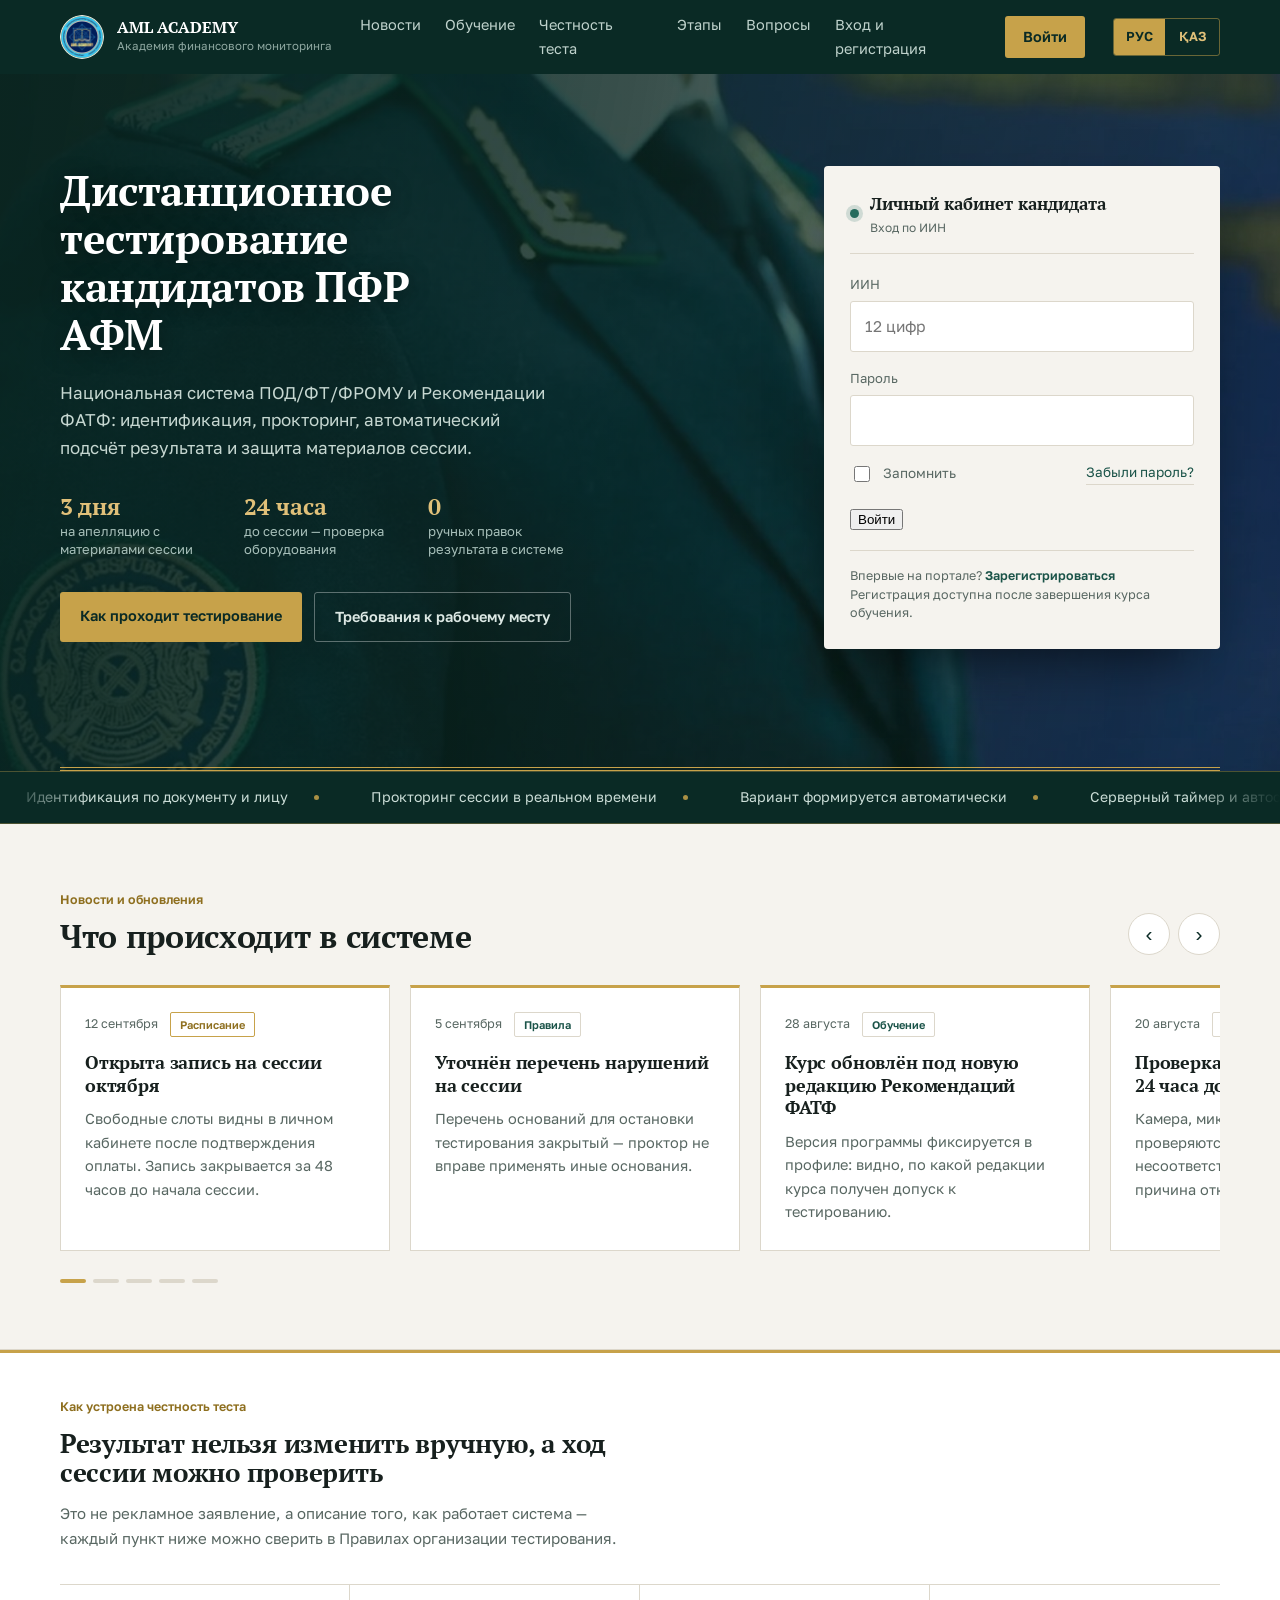
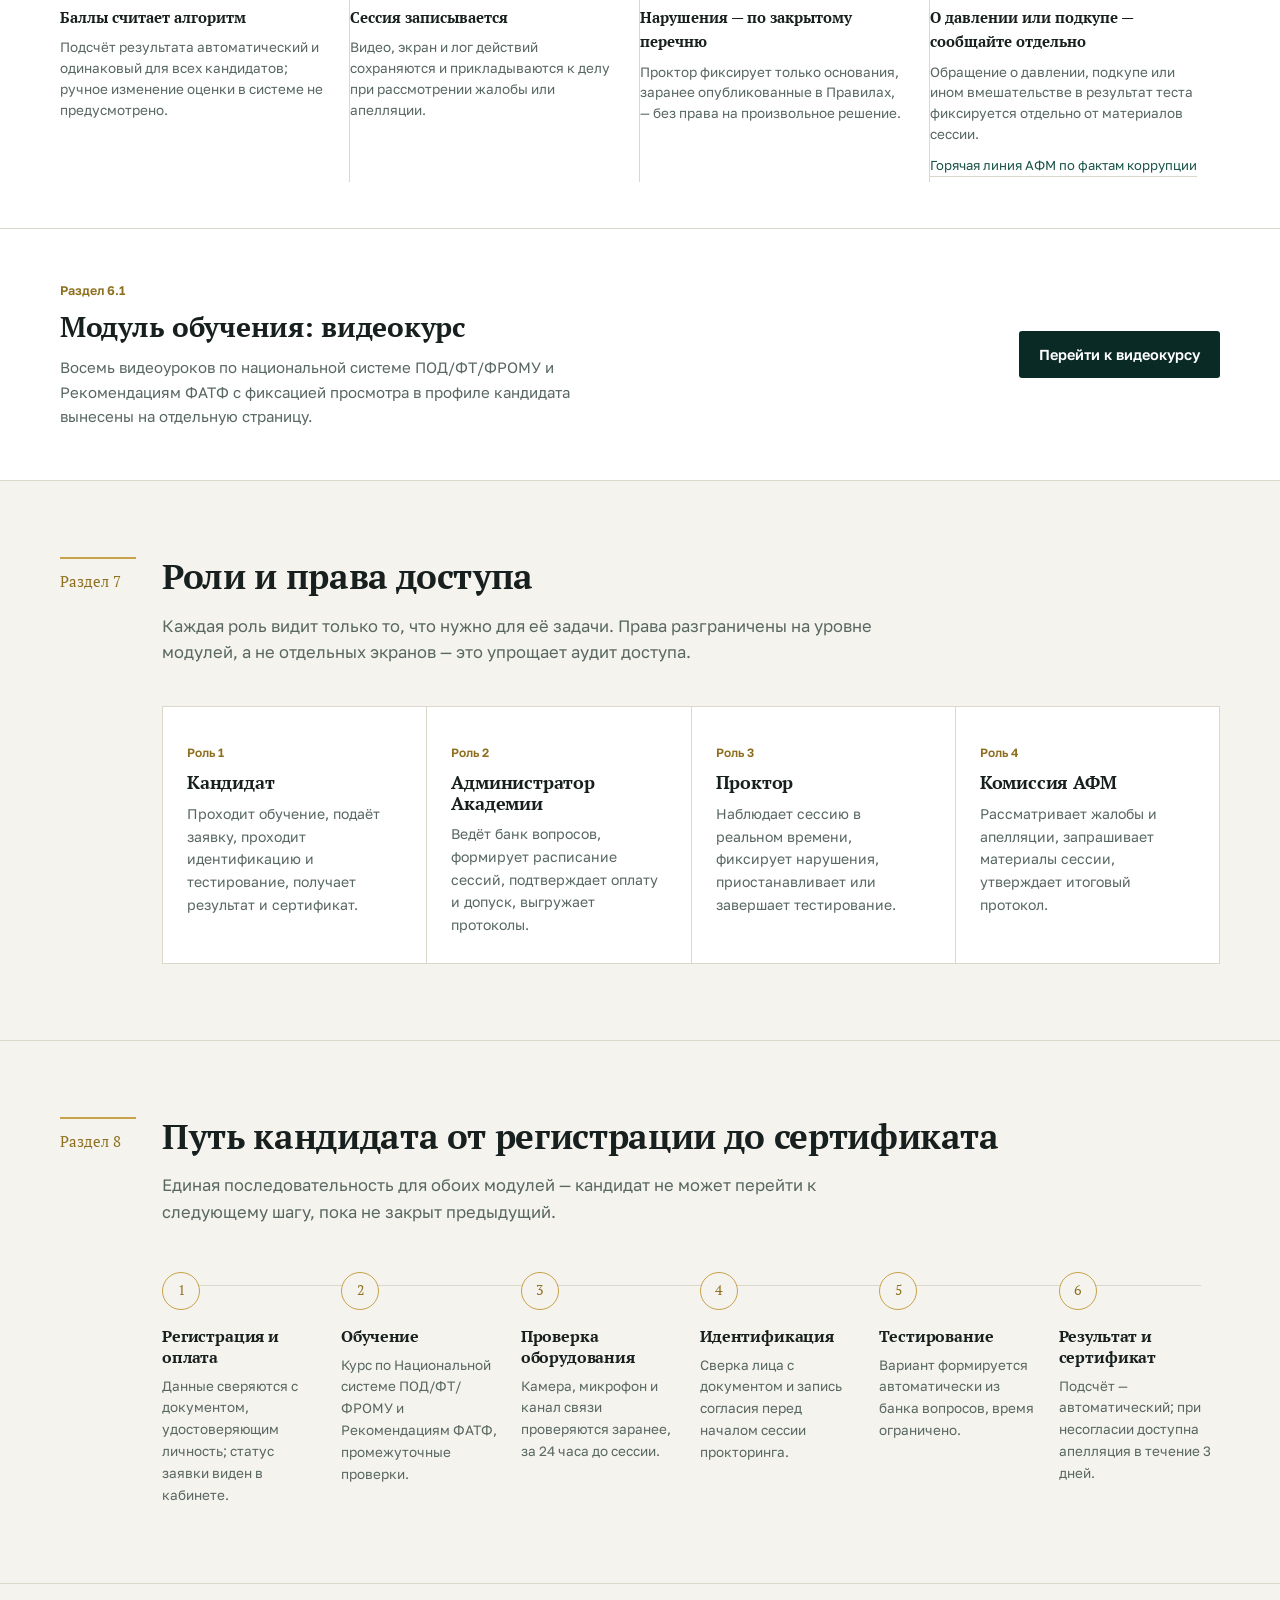
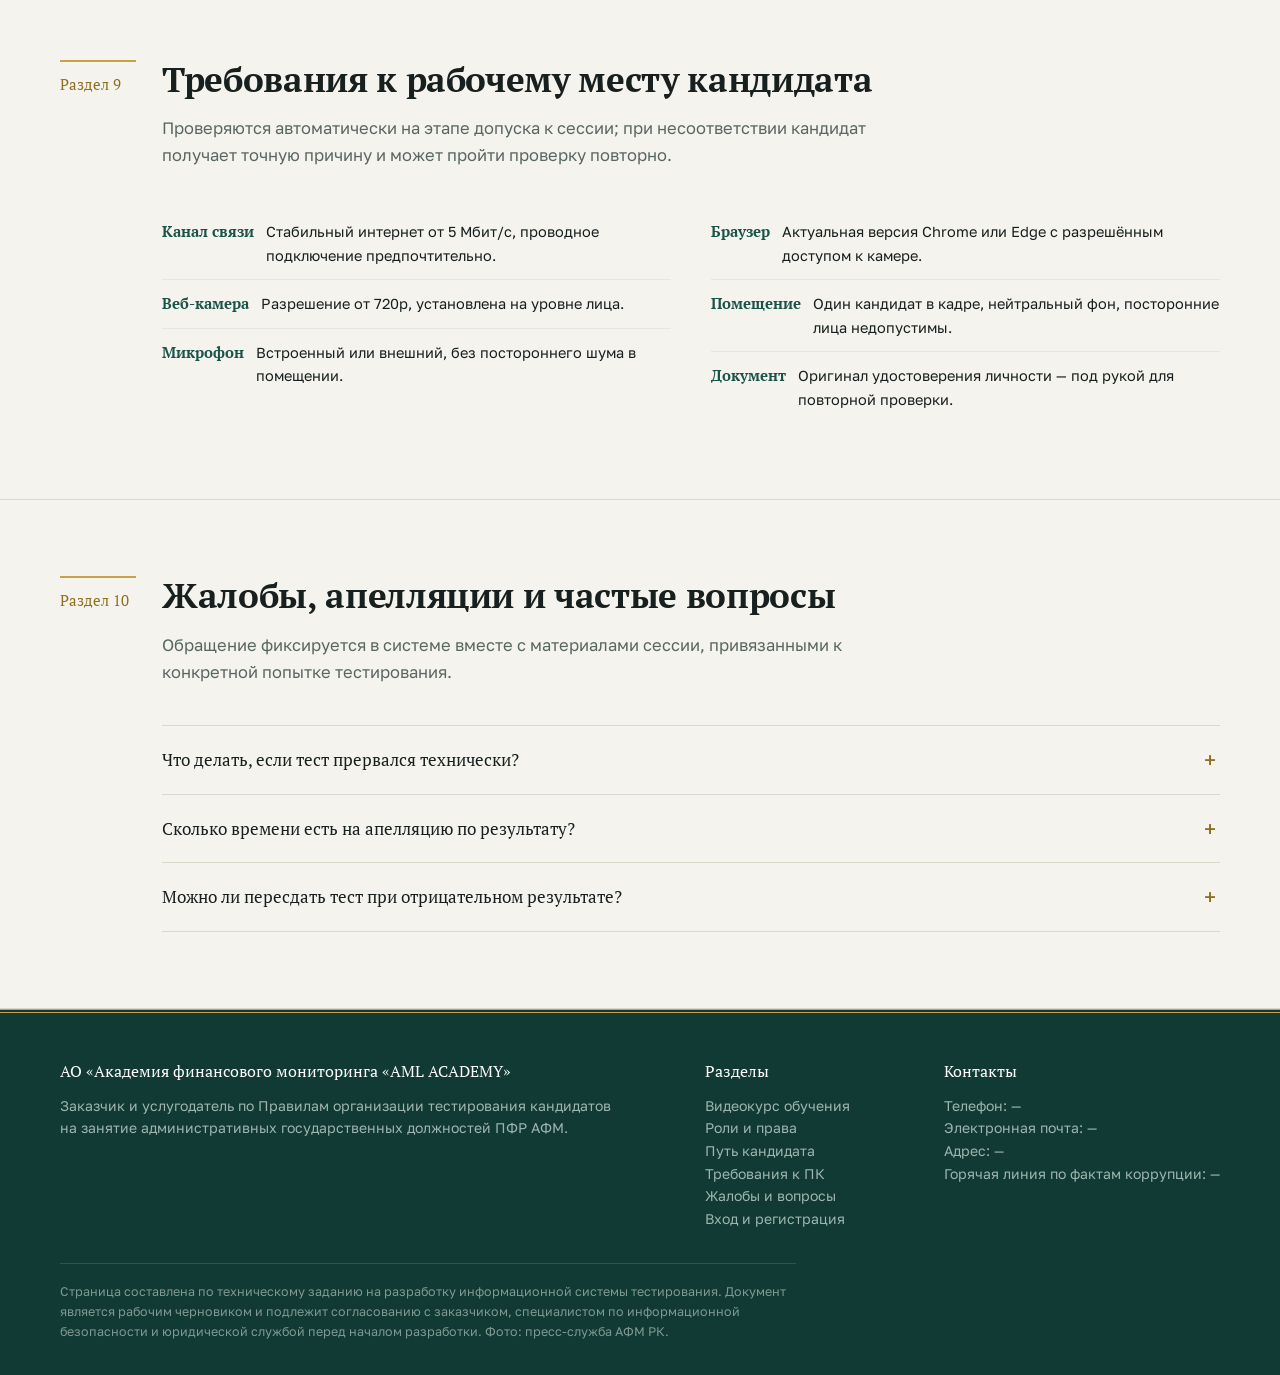
<file: index.html>
<!DOCTYPE html>
<html lang="ru">
<head>
<meta charset="utf-8">
<meta name="viewport" content="width=device-width, initial-scale=1">
<link rel="icon" type="image/png" href="assets/favicon.png">
<link rel="apple-touch-icon" href="assets/logo.png">
<title>ИС дистанционного тестирования ПФР АФМ — ПОД/ФТ/ФРОМУ и Рекомендации ФАТФ</title>
<meta name="description" content="Информационная система дистанционного тестирования кандидатов на занятие административных государственных должностей ПФР АФМ: назначение, модули, роли, этапы, требования.">
<link rel="preconnect" href="https://fonts.googleapis.com">
<link rel="preconnect" href="https://fonts.gstatic.com" crossorigin>
<link href="https://fonts.googleapis.com/css2?family=PT+Serif:wght@400;700&family=Golos+Text:wght@400;500;600;700&display=swap" rel="stylesheet">
<link rel="stylesheet" href="assets/style.css">
</head>
<body>
<a class="skip" href="#main">Перейти к содержанию</a>

<header class="top">
  <div class="wrap">
    <a class="em" href="#main">
      <img class="sign" src="assets/logo.png" alt="Эмблема AML ACADEMY" width="44" height="44">
      <span><b>AML ACADEMY</b><i>Академия финансового мониторинга</i></span>
    </a>
    <button class="burger" id="burger" aria-label="Меню" aria-expanded="false"><span></span><span></span><span></span></button>
    <nav class="tnav" id="nav">
      <a href="#novosti">Новости</a>
      <a href="moduli.html">Обучение</a>
      <a href="#chestnost">Честность теста</a>
      <a href="#etapy">Этапы</a>
      <a href="#voprosy">Вопросы</a>
      <a href="#" data-auth="in">Вход и регистрация</a>
    </nav>
    <button class="enter" type="button" data-auth="in">Войти</button>
    <div class="lang" role="group" aria-label="Язык интерфейса">
      <button type="button" aria-pressed="true">РУС</button>
      <button type="button" aria-pressed="false">ҚАЗ</button>
    </div>
  </div>
</header>

<main id="main">

<section class="hero" style="padding:0;border-bottom:0">
  <div class="wrap">
    <div class="hgrid">
      <div class="hleft">
        <h1>Дистанционное тестирование кандидатов ПФР АФМ</h1>
        <p class="lede">Национальная система ПОД/ФТ/ФРОМУ и Рекомендации ФАТФ: идентификация, прокторинг, автоматический подсчёт результата и защита материалов сессии.</p>
        <ul class="hfacts">
          <li><b>3 дня</b><span>на апелляцию с материалами сессии</span></li>
          <li><b>24 часа</b><span>до сессии — проверка оборудования</span></li>
          <li><b>0</b><span>ручных правок результата в системе</span></li>
        </ul>
        <div class="hacts">
          <a class="hbtn" href="#etapy">Как проходит тестирование</a>
          <a class="hbtn ghost" href="#trebovaniya">Требования к рабочему месту</a>
        </div>
      </div>

      <div class="hcard">
        <div class="hcard-hd">
          <span class="dotlive" aria-hidden="true"></span>
          <div><b>Личный кабинет кандидата</b><i>Вход по ИИН</i></div>
        </div>
        <form id="f-hero" novalidate>
          <div class="f" id="w-h-iin">
            <label for="h-iin">ИИН</label>
            <input id="h-iin" type="text" inputmode="numeric" maxlength="12" autocomplete="username" placeholder="12 цифр">
            <span class="err">ИИН состоит из 12 цифр</span>
          </div>
          <div class="f" id="w-h-pw">
            <label for="h-pw">Пароль</label>
            <input id="h-pw" type="password" autocomplete="current-password">
            <span class="err">Введите пароль</span>
          </div>
          <div class="between">
            <label class="chk" style="margin:0"><input type="checkbox"><span>Запомнить</span></label>
            <a href="#" data-auth="in">Забыли пароль?</a>
          </div>
          <button class="go" type="submit">Войти</button>
          <p class="msg" id="m-hero" role="status"></p>
        </form>
        <p class="hcard-ft">Впервые на портале? <a href="#" data-auth="up">Зарегистрироваться</a><br>Регистрация доступна после завершения курса обучения.</p>
      </div>
    </div>

    <div class="braid"></div>
  </div>
</section>


<div class="ticker" aria-label="Ключевые функции системы">
  <div class="ticker-row" id="tick-row">
    <span>Идентификация по документу и лицу</span>
    <span>Прокторинг сессии в реальном времени</span>
    <span>Вариант формируется автоматически</span>
    <span>Серверный таймер и автосохранение ответов</span>
    <span>Подсчёт баллов без участия человека</span>
    <span>Сертификат с проверяемым номером</span>
    <span>Журнал действий без права правки</span>
    <span>Апелляция с материалами записи</span>
  </div>
</div>

<section class="feed" id="novosti">
  <div class="wrap">
    <div class="feed-hd">
      <div>
        <p class="tag">Новости и обновления</p>
        <h2>Что происходит в системе</h2>
      </div>
      <div class="feed-nav">
        <button type="button" id="fd-prev" aria-label="Предыдущая карточка">&#8249;</button>
        <button type="button" id="fd-next" aria-label="Следующая карточка">&#8250;</button>
      </div>
    </div>
    <div class="feed-track" id="fd-track" tabindex="0" aria-label="Лента новостей">
      <article class="fcard">
        <p class="fmeta"><span class="fdate">12 сентября</span><span class="ftag hot">Расписание</span></p>
        <h3>Открыта запись на сессии октября</h3>
        <p>Свободные слоты видны в личном кабинете после подтверждения оплаты. Запись закрывается за 48 часов до начала сессии.</p>
      </article>
      <article class="fcard">
        <p class="fmeta"><span class="fdate">5 сентября</span><span class="ftag">Правила</span></p>
        <h3>Уточнён перечень нарушений на сессии</h3>
        <p>Перечень оснований для остановки тестирования закрытый — проктор не вправе применять иные основания.</p>
      </article>
      <article class="fcard">
        <p class="fmeta"><span class="fdate">28 августа</span><span class="ftag">Обучение</span></p>
        <h3>Курс обновлён под новую редакцию Рекомендаций ФАТФ</h3>
        <p>Версия программы фиксируется в профиле: видно, по какой редакции курса получен допуск к тестированию.</p>
      </article>
      <article class="fcard">
        <p class="fmeta"><span class="fdate">20 августа</span><span class="ftag">Техника</span></p>
        <h3>Проверка оборудования — за 24 часа до сессии</h3>
        <p>Камера, микрофон и канал связи проверяются заранее. При несоответствии приходит точная причина отказа.</p>
      </article>
      <article class="fcard">
        <p class="fmeta"><span class="fdate">11 августа</span><span class="ftag">Сертификаты</span></p>
        <h3>Проверка сертификата по номеру</h3>
        <p>Подлинность подтверждается по уникальному номеру и QR-коду без обращения в Академию.</p>
      </article>
    </div>
    <div class="feed-dots" id="fd-dots" aria-hidden="true"></div>
  </div>
</section>

<section class="notice" id="chestnost" style="border-bottom:1px solid var(--line)">
  <div class="wrap">
    <p class="tag">Как устроена честность теста</p>
    <div class="lead">
      <h2>Результат нельзя изменить вручную, а ход сессии можно проверить</h2>
      <p>Это не рекламное заявление, а описание того, как работает система — каждый пункт ниже можно сверить в Правилах организации тестирования.</p>
    </div>
    <div class="notice-grid">
      <div>
        <b>Баллы считает алгоритм</b>
        <p>Подсчёт результата автоматический и одинаковый для всех кандидатов; ручное изменение оценки в системе не предусмотрено.</p>
      </div>
      <div>
        <b>Сессия записывается</b>
        <p>Видео, экран и лог действий сохраняются и прикладываются к делу при рассмотрении жалобы или апелляции.</p>
      </div>
      <div>
        <b>Нарушения — по закрытому перечню</b>
        <p>Проктор фиксирует только основания, заранее опубликованные в Правилах, — без права на произвольное решение.</p>
      </div>
      <div>
        <b>О давлении или подкупе — сообщайте отдельно</b>
        <p>Обращение о давлении, подкупе или ином вмешательстве в результат теста фиксируется отдельно от материалов сессии.</p>
        <a href="#">Горячая линия АФМ по фактам коррупции</a>
      </div>
    </div>
  </div>
</section>





<section class="modcta">
  <div class="wrap">
    <div>
      <p class="tag">Раздел 6.1</p>
      <h2>Модуль обучения: видеокурс</h2>
      <p class="d">Восемь видеоуроков по национальной системе ПОД/ФТ/ФРОМУ и Рекомендациям ФАТФ с фиксацией просмотра в профиле кандидата вынесены на отдельную страницу.</p>
    </div>
    <a class="hbtn" href="moduli.html">Перейти к видеокурсу</a>
  </div>
</section>

<section id="roli">
  <div class="wrap">
    <div class="sh">
      <div class="no">Раздел 7</div>
      <div>
        <h2>Роли и права доступа</h2>
        <p>Каждая роль видит только то, что нужно для её задачи. Права разграничены на уровне модулей, а не отдельных экранов — это упрощает аудит доступа.</p>
      </div>
    </div>
    <div class="body">
      <div class="roles">
        <div class="role">
          <p class="tag">Роль 1</p>
          <h4>Кандидат</h4>
          <p>Проходит обучение, подаёт заявку, проходит идентификацию и тестирование, получает результат и сертификат.</p>
        </div>
        <div class="role">
          <p class="tag">Роль 2</p>
          <h4>Администратор Академии</h4>
          <p>Ведёт банк вопросов, формирует расписание сессий, подтверждает оплату и допуск, выгружает протоколы.</p>
        </div>
        <div class="role">
          <p class="tag">Роль 3</p>
          <h4>Проктор</h4>
          <p>Наблюдает сессию в реальном времени, фиксирует нарушения, приостанавливает или завершает тестирование.</p>
        </div>
        <div class="role">
          <p class="tag">Роль 4</p>
          <h4>Комиссия АФМ</h4>
          <p>Рассматривает жалобы и апелляции, запрашивает материалы сессии, утверждает итоговый протокол.</p>
        </div>
      </div>
    </div>
  </div>
</section>

<section id="etapy">
  <div class="wrap">
    <div class="sh">
      <div class="no">Раздел 8</div>
      <div>
        <h2>Путь кандидата от регистрации до сертификата</h2>
        <p>Единая последовательность для обоих модулей — кандидат не может перейти к следующему шагу, пока не закрыт предыдущий.</p>
      </div>
    </div>
    <div class="body stages">
      <div class="stage-row">
        <div class="stage"><span class="dot">1</span><h4>Регистрация и оплата</h4><p>Данные сверяются с документом, удостоверяющим личность; статус заявки виден в кабинете.</p></div>
        <div class="stage"><span class="dot">2</span><h4>Обучение</h4><p>Курс по Национальной системе ПОД/ФТ/ФРОМУ и Рекомендациям ФАТФ, промежуточные проверки.</p></div>
        <div class="stage"><span class="dot">3</span><h4>Проверка оборудования</h4><p>Камера, микрофон и канал связи проверяются заранее, за 24 часа до сессии.</p></div>
        <div class="stage"><span class="dot">4</span><h4>Идентификация</h4><p>Сверка лица с документом и запись согласия перед началом сессии прокторинга.</p></div>
        <div class="stage"><span class="dot">5</span><h4>Тестирование</h4><p>Вариант формируется автоматически из банка вопросов, время ограничено.</p></div>
        <div class="stage"><span class="dot">6</span><h4>Результат и сертификат</h4><p>Подсчёт — автоматический; при несогласии доступна апелляция в течение 3 дней.</p></div>
      </div>
    </div>
  </div>
</section>

<section id="trebovaniya">
  <div class="wrap">
    <div class="sh">
      <div class="no">Раздел 9</div>
      <div>
        <h2>Требования к рабочему месту кандидата</h2>
        <p>Проверяются автоматически на этапе допуска к сессии; при несоответствии кандидат получает точную причину и может пройти проверку повторно.</p>
      </div>
    </div>
    <div class="body req">
      <ul>
        <li><b>Канал связи</b>Стабильный интернет от 5 Мбит/с, проводное подключение предпочтительно.</li>
        <li><b>Веб-камера</b>Разрешение от 720p, установлена на уровне лица.</li>
        <li><b>Микрофон</b>Встроенный или внешний, без постороннего шума в помещении.</li>
      </ul>
      <ul>
        <li><b>Браузер</b>Актуальная версия Chrome или Edge с разрешённым доступом к камере.</li>
        <li><b>Помещение</b>Один кандидат в кадре, нейтральный фон, посторонние лица недопустимы.</li>
        <li><b>Документ</b>Оригинал удостоверения личности — под рукой для повторной проверки.</li>
      </ul>
    </div>
  </div>
</section>

<section id="voprosy">
  <div class="wrap">
    <div class="sh">
      <div class="no">Раздел 10</div>
      <div>
        <h2>Жалобы, апелляции и частые вопросы</h2>
        <p>Обращение фиксируется в системе вместе с материалами сессии, привязанными к конкретной попытке тестирования.</p>
      </div>
    </div>
    <div class="body qa">
      <details>
        <summary>Что делать, если тест прервался технически?</summary>
        <p class="a">Сессия ставится на паузу, а не завершается со сбоем. Кандидат подаёт обращение из личного кабинета, к нему автоматически прикладывается лог сессии.</p>
      </details>
      <details>
        <summary>Сколько времени есть на апелляцию по результату?</summary>
        <p class="a">3 рабочих дня с момента публикации результата. Комиссия АФМ рассматривает обращение с материалами записи прокторинга.</p>
      </details>
      <details>
        <summary>Можно ли пересдать тест при отрицательном результате?</summary>
        <p class="a">Да, в порядке, определённом Правилами организации тестирования; повторная попытка недоступна в течение установленного периода.</p>
      </details>
    </div>
  </div>
</section>










</main>

<div class="auth-ovl" id="auth-ovl" role="dialog" aria-modal="true" aria-labelledby="auth-title">
  <div class="auth">
    <div class="hd">
      <img src="assets/logo.png" alt="" width="44" height="44">
      <div><h2 id="auth-title">Личный кабинет кандидата</h2><p>Тестирование ПОД/ФТ/ФРОМУ и Рекомендации ФАТФ</p></div>
      <button class="x" id="auth-close" aria-label="Закрыть">&times;</button>
    </div>
    <div class="bd">
      <div class="tabs" role="tablist">
        <button type="button" role="tab" id="tab-in" aria-controls="pane-in" aria-selected="true">Вход</button>
        <button type="button" role="tab" id="tab-up" aria-controls="pane-up" aria-selected="false">Регистрация</button>
      </div>

      <section class="pane" id="pane-in" role="tabpanel" aria-labelledby="tab-in">
        <h3>Вход в личный кабинет</h3>
        <p class="sub">Используйте ИИН и пароль, указанные при регистрации.</p>
        <form id="f-in" novalidate>
          <div class="f" id="w-iin-in"><label for="iin-in">ИИН</label><input id="iin-in" type="text" inputmode="numeric" maxlength="12" autocomplete="username" placeholder="12 цифр"><span class="err">ИИН состоит из 12 цифр</span></div>
          <div class="f" id="w-pw-in"><label for="pw-in">Пароль</label><input id="pw-in" type="password" autocomplete="current-password"><span class="err">Введите пароль</span></div>
          <div class="between">
            <label class="chk" style="margin:0"><input type="checkbox"><span>Запомнить меня</span></label>
            <a href="#" id="forgot">Забыли пароль?</a>
          </div>
          <button class="go" type="submit">Войти</button>
          <p class="msg" id="m-in" role="status"></p>
        </form>
        <p class="note">Вход выполняется через единую точку входа (SSO) — один аккаунт для Модуля обучения и Модуля тестирования. <b>Не передавайте данные учётной записи третьим лицам:</b> прохождение теста подставным лицом влечёт ограничение повторного участия на 1 год.</p>
      </section>

      <section class="pane" id="pane-up" role="tabpanel" aria-labelledby="tab-up" hidden>
        <h3>Регистрация кандидата</h3>
        <p class="sub">Данные должны совпадать с документом, удостоверяющим личность: при идентификации они сверяются автоматически.</p>
        <form id="f-up" novalidate>
          <div class="row2">
            <div class="f" id="w-last"><label for="last">Фамилия</label><input id="last" type="text" autocomplete="family-name"><span class="err">Укажите фамилию</span></div>
            <div class="f" id="w-first"><label for="first">Имя</label><input id="first" type="text" autocomplete="given-name"><span class="err">Укажите имя</span></div>
          </div>
          <div class="f"><label for="mid">Отчество — при наличии</label><input id="mid" type="text" autocomplete="additional-name"></div>
          <div class="f" id="w-iin"><label for="iin">ИИН</label><input id="iin" type="text" inputmode="numeric" maxlength="12" placeholder="12 цифр"><span class="err">ИИН состоит из 12 цифр</span><span class="tip">По ИИН проверяется завершение курса и отсутствие действующих ограничений на участие.</span></div>
          <div class="row2">
            <div class="f" id="w-phone"><label for="phone">Телефон</label><input id="phone" type="tel" placeholder="+7 (___) ___-__-__" autocomplete="tel"><span class="err">Укажите телефон из 11 цифр</span></div>
            <div class="f" id="w-mail"><label for="mail">Электронная почта</label><input id="mail" type="email" autocomplete="email"><span class="err">Проверьте адрес почты</span></div>
          </div>
          <div class="row2">
            <div class="f" id="w-pw"><label for="pw">Пароль</label><input id="pw" type="password" autocomplete="new-password"><span class="err">Не менее 8 символов, буквы и цифры</span></div>
            <div class="f" id="w-pw2"><label for="pw2">Повторите пароль</label><input id="pw2" type="password" autocomplete="new-password"><span class="err">Пароли не совпадают</span></div>
          </div>
          <label class="chk"><input type="checkbox" id="pd"><span>Согласен на сбор и обработку персональных данных, включая биометрические данные и видеозапись сессии прокторинга</span></label>
          <label class="chk"><input type="checkbox" id="rules"><span>Ознакомлен с <a href="#">Правилами организации тестирования</a> и порядком его прохождения</span></label>
          <div style="height:8px"></div>
          <button class="go" type="submit">Зарегистрироваться</button>
          <p class="msg" id="m-up" role="status"></p>
        </form>
        <p class="note"><b>Что дальше.</b> После регистрации в личном кабинете появится заявка: оплата услуг Академии, загрузка фото документа и проверка оборудования. Тест станет доступен только при статусе курса «Завершён».</p>
      </section>
    </div>
  </div>
</div>


<footer class="site">
  <div class="braid"></div>
  <div class="wrap">
    <div class="cols">
      <div><b>АО «Академия финансового мониторинга «AML ACADEMY»</b>Заказчик и услугодатель по Правилам организации тестирования кандидатов<br>на занятие административных государственных должностей ПФР АФМ.</div>
      <div><b>Разделы</b><a href="moduli.html">Видеокурс обучения</a><br><a href="#roli">Роли и права</a><br><a href="#etapy">Путь кандидата</a><br><a href="#trebovaniya">Требования к ПК</a><br><a href="#voprosy">Жалобы и вопросы</a><br><a href="#" data-auth="in">Вход и регистрация</a><br></div>
      <div><b>Контакты</b>Телефон: —<br>Электронная почта: —<br>Адрес: —<br>Горячая линия по фактам коррупции: —</div>
    </div>
    <p class="fine">Страница составлена по техническому заданию на разработку информационной системы тестирования. Документ является рабочим черновиком и подлежит согласованию с заказчиком, специалистом по информационной безопасности и юридической службой перед началом разработки. Фото: пресс-служба АФМ РК.</p>
  </div>
</footer>

<script src="assets/app.js"></script>
</body>
</html>
</file>
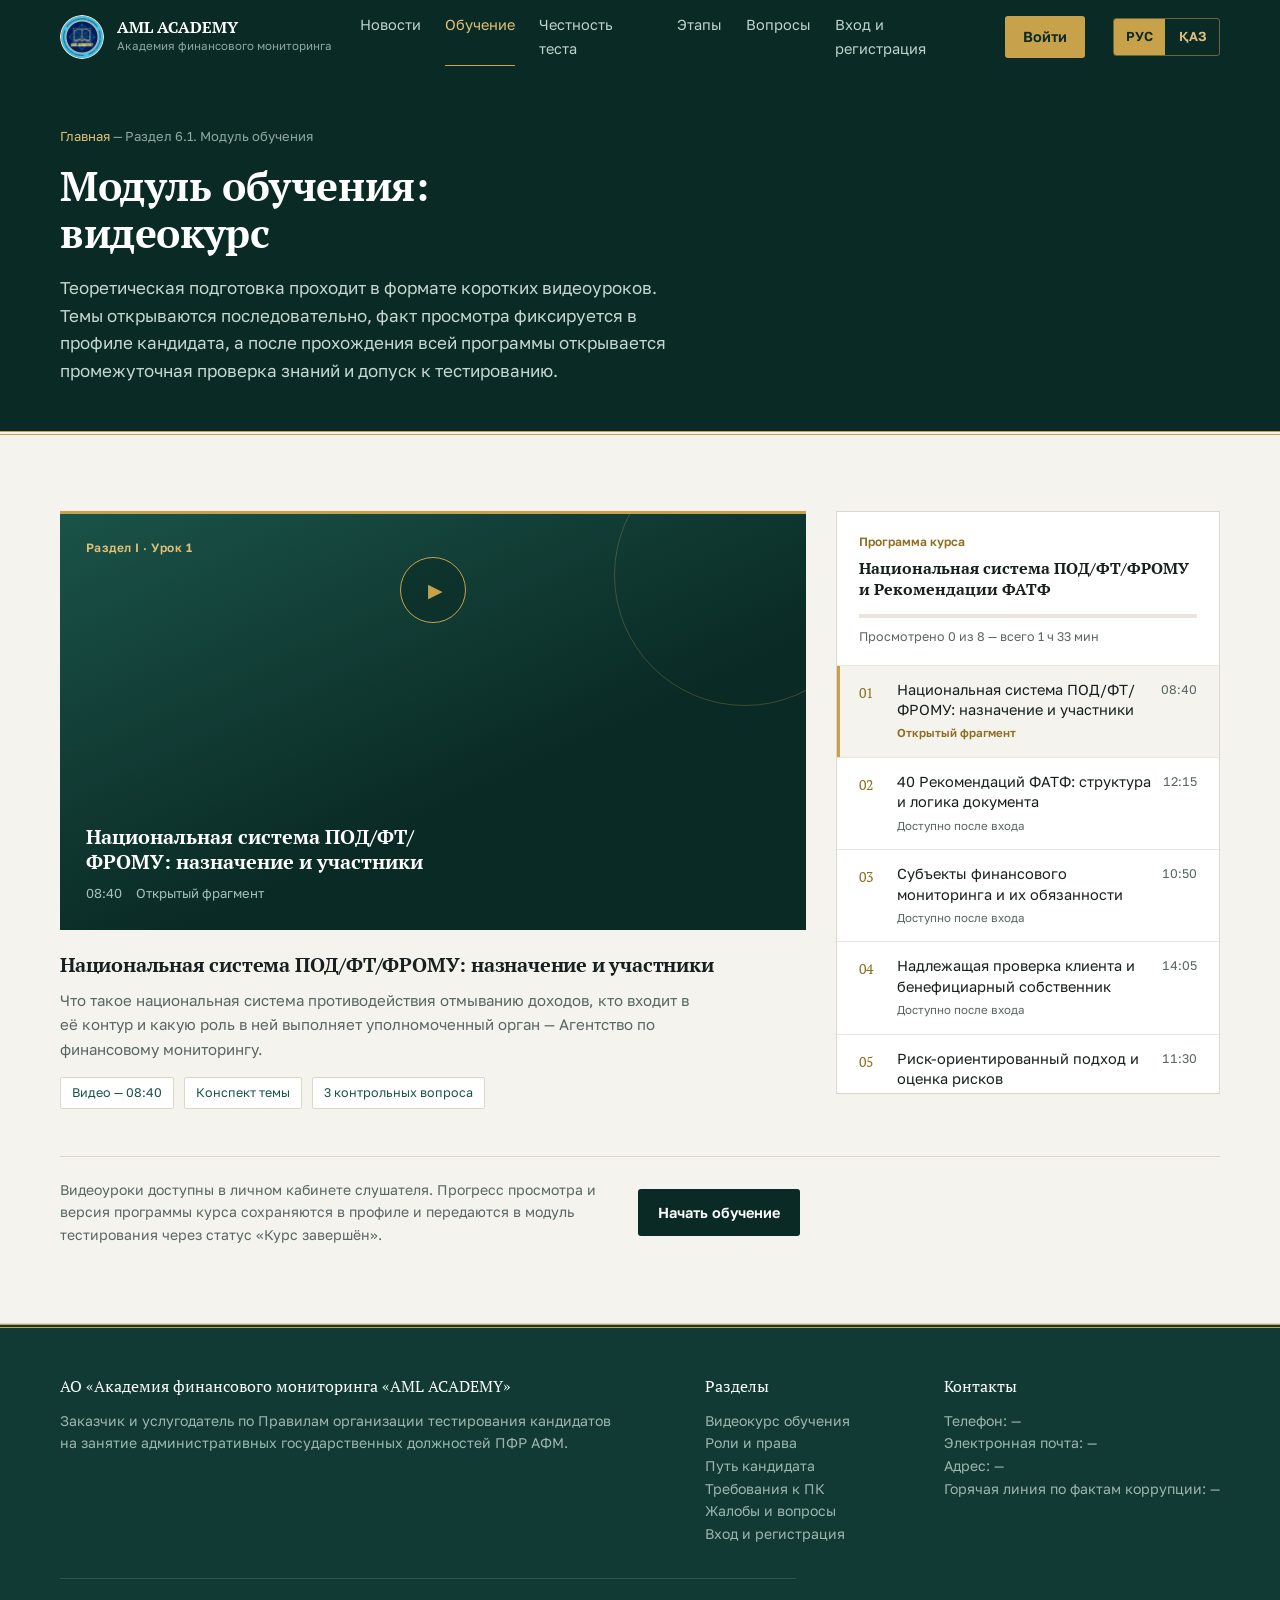
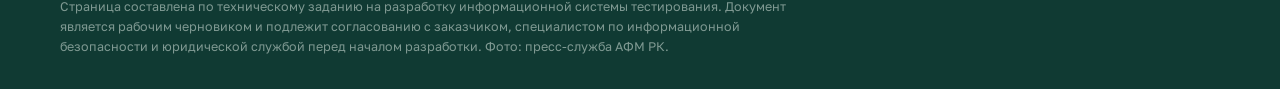
<file: moduli.html>
<!DOCTYPE html>
<html lang="ru">
<head>
<meta charset="utf-8">
<meta name="viewport" content="width=device-width, initial-scale=1">
<link rel="icon" type="image/png" href="assets/favicon.png">
<link rel="apple-touch-icon" href="assets/logo.png">
<title>Модуль обучения: видеокурс — ИС дистанционного тестирования ПФР АФМ</title>
<meta name="description" content="Видеокурс модуля обучения: программа из восьми уроков по ПОД/ФТ/ФРОМУ и Рекомендациям ФАТФ, порядок просмотра и допуск к тестированию.">
<link rel="preconnect" href="https://fonts.googleapis.com">
<link rel="preconnect" href="https://fonts.gstatic.com" crossorigin>
<link href="https://fonts.googleapis.com/css2?family=PT+Serif:wght@400;700&family=Golos+Text:wght@400;500;600;700&display=swap" rel="stylesheet">
<link rel="stylesheet" href="assets/style.css">
</head>
<body>
<a class="skip" href="#main">Перейти к содержанию</a>

<header class="top">
  <div class="wrap">
    <a class="em" href="index.html">
      <img class="sign" src="assets/logo.png" alt="Эмблема AML ACADEMY" width="44" height="44">
      <span><b>AML ACADEMY</b><i>Академия финансового мониторинга</i></span>
    </a>
    <button class="burger" id="burger" aria-label="Меню" aria-expanded="false"><span></span><span></span><span></span></button>
    <nav class="tnav" id="nav">
      <a href="index.html#novosti">Новости</a>
      <a href="moduli.html" aria-current="page">Обучение</a>
      <a href="index.html#chestnost">Честность теста</a>
      <a href="index.html#etapy">Этапы</a>
      <a href="index.html#voprosy">Вопросы</a>
      <a href="#" data-auth="in">Вход и регистрация</a>
    </nav>
    <button class="enter" type="button" data-auth="in">Войти</button>
    <div class="lang" role="group" aria-label="Язык интерфейса">
      <button type="button" aria-pressed="true">РУС</button>
      <button type="button" aria-pressed="false">ҚАЗ</button>
    </div>
  </div>
</header>

<main id="main">

<section class="phead">
  <div class="wrap">
    <p class="crumbs"><a href="index.html">Главная</a> &mdash; Раздел 6.1. Модуль обучения</p>
    <h1>Модуль обучения: видеокурс</h1>
    <p class="lede">Теоретическая подготовка проходит в формате коротких видеоуроков. Темы открываются последовательно, факт просмотра фиксируется в профиле кандидата, а после прохождения всей программы открывается промежуточная проверка знаний и допуск к тестированию.</p>
  </div>
</section>
<div class="braid"></div>

<section id="obuchenie">
  <div class="wrap">
    <div class="body">
      <div class="vcourse">
        <div class="vplayer">
          <div class="vstage" id="v-stage">
            <button class="vposter" id="v-poster" type="button" aria-label="Смотреть видеоурок">
              <span class="ptag" id="v-ptag">Раздел I · Урок 1</span>
              <span class="pmid"><span class="vplay" aria-hidden="true">&#9654;</span></span>
              <span class="pbot">
                <b id="v-ptitle">Национальная система ПОД/ФТ/ФРОМУ: назначение и участники</b>
                <span><i id="v-pdur" style="font-style:normal">08:40</i><i id="v-pst" style="font-style:normal">Открытый фрагмент</i></span>
              </span>
            </button>
            <p class="vnote" id="v-note" role="status"></p>
          </div>
          <div class="vinfo">
            <h3 id="v-title">Национальная система ПОД/ФТ/ФРОМУ: назначение и участники</h3>
            <p id="v-desc">Что такое национальная система противодействия отмыванию доходов, кто входит в её контур и какую роль в ней выполняет уполномоченный орган — Агентство по финансовому мониторингу.</p>
            <ul class="vmeta">
              <li id="v-m1">Видео — 08:40</li>
              <li>Конспект темы</li>
              <li>3 контрольных вопроса</li>
            </ul>
          </div>
        </div>

        <aside class="vlist" aria-label="Программа видеокурса">
          <div class="vlist-hd">
            <p class="tag">Программа курса</p>
            <b>Национальная система ПОД/ФТ/ФРОМУ и Рекомендации ФАТФ</b>
            <div class="vbar" aria-hidden="true"><i id="v-fill"></i></div>
            <small id="v-prog">Просмотрено 0 из 8 — всего 1 ч 33 мин</small>
          </div>
          <ul class="vitems" id="v-items">
            <li><button type="button" aria-current="true"
              data-tag="Раздел I · Урок 1" data-dur="08:40" data-open="1"
              data-title="Национальная система ПОД/ФТ/ФРОМУ: назначение и участники"
              data-desc="Что такое национальная система противодействия отмыванию доходов, кто входит в её контур и какую роль в ней выполняет уполномоченный орган — Агентство по финансовому мониторингу."
              data-src="video/lesson-1.mp4">
              <span class="vnum">01</span><span class="vttl">Национальная система ПОД/ФТ/ФРОМУ: назначение и участники</span><span class="vdur">08:40</span><span class="vst open">Открытый фрагмент</span>
            </button></li>
            <li><button type="button"
              data-tag="Раздел I · Урок 2" data-dur="12:15"
              data-title="40 Рекомендаций ФАТФ: структура и логика документа"
              data-desc="Как устроены Рекомендации ФАТФ, чем отличаются технические требования от оценки эффективности и как результаты взаимных оценок влияют на национальное законодательство."
              data-src="video/lesson-2.mp4">
              <span class="vnum">02</span><span class="vttl">40 Рекомендаций ФАТФ: структура и логика документа</span><span class="vdur">12:15</span><span class="vst">Доступно после входа</span>
            </button></li>
            <li><button type="button"
              data-tag="Раздел II · Урок 3" data-dur="10:50"
              data-title="Субъекты финансового мониторинга и их обязанности"
              data-desc="Перечень субъектов финансового мониторинга, объём их обязанностей и порядок постановки на учёт в уполномоченном органе."
              data-src="video/lesson-3.mp4">
              <span class="vnum">03</span><span class="vttl">Субъекты финансового мониторинга и их обязанности</span><span class="vdur">10:50</span><span class="vst">Доступно после входа</span>
            </button></li>
            <li><button type="button"
              data-tag="Раздел II · Урок 4" data-dur="14:05"
              data-title="Надлежащая проверка клиента и бенефициарный собственник"
              data-desc="Идентификация и верификация клиента, установление бенефициарного собственника, упрощённые и усиленные меры проверки, работа с публичными должностными лицами."
              data-src="video/lesson-4.mp4">
              <span class="vnum">04</span><span class="vttl">Надлежащая проверка клиента и бенефициарный собственник</span><span class="vdur">14:05</span><span class="vst">Доступно после входа</span>
            </button></li>
            <li><button type="button"
              data-tag="Раздел II · Урок 5" data-dur="11:30"
              data-title="Риск-ориентированный подход и оценка рисков"
              data-desc="Национальная и секторальная оценка рисков, построение риск-профиля клиента и распределение ресурсов внутреннего контроля по уровню риска."
              data-src="video/lesson-5.mp4">
              <span class="vnum">05</span><span class="vttl">Риск-ориентированный подход и оценка рисков</span><span class="vdur">11:30</span><span class="vst">Доступно после входа</span>
            </button></li>
            <li><button type="button"
              data-tag="Раздел III · Урок 6" data-dur="13:20"
              data-title="Пороговые и подозрительные операции: критерии и сроки"
              data-desc="Признаки определения подозрительной операции, пороговые суммы, порядок и сроки направления сообщений в уполномоченный орган."
              data-src="video/lesson-6.mp4">
              <span class="vnum">06</span><span class="vttl">Пороговые и подозрительные операции: критерии и сроки</span><span class="vdur">13:20</span><span class="vst">Доступно после входа</span>
            </button></li>
            <li><button type="button"
              data-tag="Раздел III · Урок 7" data-dur="09:55"
              data-title="Целевые финансовые санкции и противодействие ФРОМУ"
              data-desc="Перечни организаций и лиц, связанных с терроризмом и распространением оружия массового уничтожения, порядок замораживания операций и сроки проверки перечней."
              data-src="video/lesson-7.mp4">
              <span class="vnum">07</span><span class="vttl">Целевые финансовые санкции и противодействие ФРОМУ</span><span class="vdur">09:55</span><span class="vst">Доступно после входа</span>
            </button></li>
            <li><button type="button"
              data-tag="Раздел III · Урок 8" data-dur="12:40"
              data-title="Внутренний контроль, отчётность и ответственность"
              data-desc="Правила внутреннего контроля, требования к ответственному сотруднику, хранение документов и ответственность за нарушение законодательства о ПОД/ФТ."
              data-src="video/lesson-8.mp4">
              <span class="vnum">08</span><span class="vttl">Внутренний контроль, отчётность и ответственность</span><span class="vdur">12:40</span><span class="vst">Доступно после входа</span>
            </button></li>
          </ul>
        </aside>
      </div>

      <div class="vfoot">
        <p>Видеоуроки доступны в личном кабинете слушателя. Прогресс просмотра и версия программы курса сохраняются в профиле и передаются в модуль тестирования через статус «Курс завершён».</p>
        <button class="go" type="button" data-auth="up">Начать обучение</button>
      </div>
    </div>
  </div>
</section>

</main>

<div class="auth-ovl" id="auth-ovl" role="dialog" aria-modal="true" aria-labelledby="auth-title">
  <div class="auth">
    <div class="hd">
      <img src="assets/logo.png" alt="" width="44" height="44">
      <div><h2 id="auth-title">Личный кабинет кандидата</h2><p>Тестирование ПОД/ФТ/ФРОМУ и Рекомендации ФАТФ</p></div>
      <button class="x" id="auth-close" aria-label="Закрыть">&times;</button>
    </div>
    <div class="bd">
      <div class="tabs" role="tablist">
        <button type="button" role="tab" id="tab-in" aria-controls="pane-in" aria-selected="true">Вход</button>
        <button type="button" role="tab" id="tab-up" aria-controls="pane-up" aria-selected="false">Регистрация</button>
      </div>

      <section class="pane" id="pane-in" role="tabpanel" aria-labelledby="tab-in">
        <h3>Вход в личный кабинет</h3>
        <p class="sub">Используйте ИИН и пароль, указанные при регистрации.</p>
        <form id="f-in" novalidate>
          <div class="f" id="w-iin-in"><label for="iin-in">ИИН</label><input id="iin-in" type="text" inputmode="numeric" maxlength="12" autocomplete="username" placeholder="12 цифр"><span class="err">ИИН состоит из 12 цифр</span></div>
          <div class="f" id="w-pw-in"><label for="pw-in">Пароль</label><input id="pw-in" type="password" autocomplete="current-password"><span class="err">Введите пароль</span></div>
          <div class="between">
            <label class="chk" style="margin:0"><input type="checkbox"><span>Запомнить меня</span></label>
            <a href="#" id="forgot">Забыли пароль?</a>
          </div>
          <button class="go" type="submit">Войти</button>
          <p class="msg" id="m-in" role="status"></p>
        </form>
        <p class="note">Вход выполняется через единую точку входа (SSO) — один аккаунт для Модуля обучения и Модуля тестирования. <b>Не передавайте данные учётной записи третьим лицам:</b> прохождение теста подставным лицом влечёт ограничение повторного участия на 1 год.</p>
      </section>

      <section class="pane" id="pane-up" role="tabpanel" aria-labelledby="tab-up" hidden>
        <h3>Регистрация кандидата</h3>
        <p class="sub">Данные должны совпадать с документом, удостоверяющим личность: при идентификации они сверяются автоматически.</p>
        <form id="f-up" novalidate>
          <div class="row2">
            <div class="f" id="w-last"><label for="last">Фамилия</label><input id="last" type="text" autocomplete="family-name"><span class="err">Укажите фамилию</span></div>
            <div class="f" id="w-first"><label for="first">Имя</label><input id="first" type="text" autocomplete="given-name"><span class="err">Укажите имя</span></div>
          </div>
          <div class="f"><label for="mid">Отчество — при наличии</label><input id="mid" type="text" autocomplete="additional-name"></div>
          <div class="f" id="w-iin"><label for="iin">ИИН</label><input id="iin" type="text" inputmode="numeric" maxlength="12" placeholder="12 цифр"><span class="err">ИИН состоит из 12 цифр</span><span class="tip">По ИИН проверяется завершение курса и отсутствие действующих ограничений на участие.</span></div>
          <div class="row2">
            <div class="f" id="w-phone"><label for="phone">Телефон</label><input id="phone" type="tel" placeholder="+7 (___) ___-__-__" autocomplete="tel"><span class="err">Укажите телефон из 11 цифр</span></div>
            <div class="f" id="w-mail"><label for="mail">Электронная почта</label><input id="mail" type="email" autocomplete="email"><span class="err">Проверьте адрес почты</span></div>
          </div>
          <div class="row2">
            <div class="f" id="w-pw"><label for="pw">Пароль</label><input id="pw" type="password" autocomplete="new-password"><span class="err">Не менее 8 символов, буквы и цифры</span></div>
            <div class="f" id="w-pw2"><label for="pw2">Повторите пароль</label><input id="pw2" type="password" autocomplete="new-password"><span class="err">Пароли не совпадают</span></div>
          </div>
          <label class="chk"><input type="checkbox" id="pd"><span>Согласен на сбор и обработку персональных данных, включая биометрические данные и видеозапись сессии прокторинга</span></label>
          <label class="chk"><input type="checkbox" id="rules"><span>Ознакомлен с <a href="#">Правилами организации тестирования</a> и порядком его прохождения</span></label>
          <div style="height:8px"></div>
          <button class="go" type="submit">Зарегистрироваться</button>
          <p class="msg" id="m-up" role="status"></p>
        </form>
        <p class="note"><b>Что дальше.</b> После регистрации в личном кабинете появится заявка: оплата услуг Академии, загрузка фото документа и проверка оборудования. Тест станет доступен только при статусе курса «Завершён».</p>
      </section>
    </div>
  </div>
</div>

<footer class="site">
  <div class="braid"></div>
  <div class="wrap">
    <div class="cols">
      <div><b>АО «Академия финансового мониторинга «AML ACADEMY»</b>Заказчик и услугодатель по Правилам организации тестирования кандидатов<br>на занятие административных государственных должностей ПФР АФМ.</div>
      <div><b>Разделы</b><a href="moduli.html">Видеокурс обучения</a><br><a href="index.html#roli">Роли и права</a><br><a href="index.html#etapy">Путь кандидата</a><br><a href="index.html#trebovaniya">Требования к ПК</a><br><a href="index.html#voprosy">Жалобы и вопросы</a><br><a href="#" data-auth="in">Вход и регистрация</a><br></div>
      <div><b>Контакты</b>Телефон: —<br>Электронная почта: —<br>Адрес: —<br>Горячая линия по фактам коррупции: —</div>
    </div>
    <p class="fine">Страница составлена по техническому заданию на разработку информационной системы тестирования. Документ является рабочим черновиком и подлежит согласованию с заказчиком, специалистом по информационной безопасности и юридической службой перед началом разработки. Фото: пресс-служба АФМ РК.</p>
  </div>
</footer>

<script src="assets/app.js"></script>
</body>
</html>
</file>
<file: assets/style.css>
:root{
  --g-900:#0A2A25;--g-800:#103A33;--g-700:#1A5348;--g-600:#256B5D;
  --gold:#C7A24A;--gold-2:#E0C079;--gold-3:#8E6F1F;
  --paper:#F5F3EE;--paper-2:#FFFFFF;--line:#DCD7CB;--line-2:#EAE6DE;
  --ink:#17201E;--muted:#586762;--err:#9E362C;--ok:#1F5C46;
  --serif:"PT Serif",Georgia,serif;
  --sans:"Golos Text","Inter",-apple-system,Segoe UI,Roboto,Arial,sans-serif;
}
*{box-sizing:border-box}
html{scroll-behavior:smooth}
body{margin:0;background:var(--paper);color:var(--ink);font-family:var(--sans);font-size:16.5px;line-height:1.62;-webkit-font-smoothing:antialiased}
img{max-width:100%;display:block}
a{color:inherit;text-decoration:none}
h1,h2,h3,h4{margin:0;font-family:var(--serif);font-weight:700;line-height:1.14;letter-spacing:-.01em}
p{margin:0}
table{border-collapse:collapse;width:100%}
.wrap{max-width:1220px;margin:0 auto;padding:0 30px}
:focus-visible{outline:2.5px solid var(--gold);outline-offset:3px}
.skip{position:absolute;left:-9999px}
.skip:focus{left:10px;top:10px;z-index:300;background:var(--g-900);color:#fff;padding:10px 16px}

/* ── золотой кант: тонкая двойная линия, как на петлицах ── */
.braid{height:4px;background:linear-gradient(var(--gold) 0 1px,transparent 1px 3px,var(--gold) 3px 4px)}

/* ── шапка ── */
.top{background:var(--g-900);color:#E8EFEC;position:sticky;top:0;z-index:80}
.top .wrap{display:flex;align-items:center;gap:28px;min-height:74px}
.em{display:flex;align-items:center;gap:13px;flex:none}
.em .sign{width:44px;height:44px;border-radius:50%;flex:none}
.em b{display:block;font-family:var(--serif);font-size:15.5px;color:#fff;font-weight:700;line-height:1.2}
.em i{display:block;font-style:normal;font-size:11.5px;color:#8FA8A1}
.tnav{display:flex;gap:24px;margin-left:auto;font-size:14.5px}
.tnav a{color:#BFD2CC;padding:5px 0;border-bottom:1px solid transparent}
.tnav a:hover{color:var(--gold-2);border-bottom-color:var(--gold)}
.lang{display:flex;gap:2px;flex:none;border:1px solid rgba(199,162,74,.5);border-radius:3px;overflow:hidden}
.lang button{font:inherit;font-size:13px;font-weight:600;border:0;background:transparent;color:var(--gold-2);padding:7px 12px;cursor:pointer}
.lang button[aria-pressed="true"]{background:var(--gold);color:var(--g-900)}
.burger{display:none;margin-left:auto;background:0;border:0;padding:8px;cursor:pointer}
.burger span{display:block;width:24px;height:2px;background:var(--gold);margin:5px 0}

/* ── герой ── */
.hero{position:relative;color:#fff;background-image:linear-gradient(100deg,rgba(8,36,31,.95) 0%,rgba(8,36,31,.80) 46%,rgba(8,36,31,.45) 100%),url("hero.jpg");background-size:cover;background-position:center 30%}
.hero .wrap{padding-top:78px;padding-bottom:0}
.hero h1{font-size:clamp(1.95rem,3.6vw,3.15rem);max-width:19ch;text-shadow:0 3px 22px rgba(0,0,0,.4)}
.hero .lede{margin-top:22px;max-width:52ch;font-size:17.5px;color:#CBDBD5}
.hero .braid{margin-top:64px}

/* ── секции ── */
section{padding:76px 0;border-bottom:1px solid var(--line)}
.sh{display:grid;grid-template-columns:76px 1fr;gap:26px;align-items:start}
.sh .no{font-family:var(--serif);font-size:15px;color:var(--gold-3);padding-top:10px;border-top:2px solid var(--gold)}
.sh h2{font-size:clamp(1.6rem,2.7vw,2.3rem)}
.sh p{margin-top:16px;color:var(--muted);max-width:74ch}
.body{margin-top:40px;margin-left:102px}
@media (max-width:860px){.sh{grid-template-columns:1fr;gap:10px}.sh .no{border-top:0;padding-top:0}.body{margin-left:0}}

/* ── два модуля верхнего уровня ── */
.two{display:grid;grid-template-columns:1fr 190px 1fr;align-items:center;gap:0;margin-bottom:44px}
.top-mod{background:var(--g-900);color:#DCE8E4;padding:30px 28px;border-top:3px solid var(--gold)}
.top-mod h3{color:#fff;font-size:20px}
.top-mod ul{margin:18px 0 0;padding:0;list-style:none}
.top-mod li{font-size:15px;padding:8px 0;border-top:1px solid rgba(255,255,255,.12);color:#B9CCC6}
.bridge{text-align:center;padding:0 16px}
.bridge .ln{height:1px;background:var(--line);position:relative}
.bridge .b{display:inline-block;margin-top:-15px;position:relative;background:var(--paper);border:1px solid var(--g-700);color:var(--g-700);font-family:ui-monospace,Consolas,monospace;font-size:11.5px;padding:7px 11px}
.bridge small{display:block;margin-top:12px;color:var(--muted);font-size:12.5px;line-height:1.45}

/* ── подвал ── */
footer.site{background:var(--g-800);color:#9EB5AF;padding:0 0 32px;font-size:14px}
footer.site .cols{display:flex;gap:46px;flex-wrap:wrap;justify-content:space-between;padding-top:46px}
footer.site b{display:block;color:#fff;font-family:var(--serif);font-size:16px;font-weight:400;margin-bottom:10px}
footer.site a:hover{color:var(--gold-2)}
footer.site .fine{margin-top:32px;padding-top:18px;border-top:1px solid rgba(255,255,255,.13);font-size:12.5px;color:#7F9992;max-width:92ch}

@media (max-width:1000px){
  .goals,.two-col,.devops{grid-template-columns:1fr}
  .grid4{grid-template-columns:repeat(2,1fr)}
  .two{grid-template-columns:1fr}
  .bridge{padding:22px 0}.bridge .ln{display:none}.bridge .b{margin-top:0}
}
@media (max-width:860px){
  .tnav{display:none}
  .tnav.open{display:flex;position:absolute;left:0;right:0;top:74px;background:var(--g-900);flex-direction:column;gap:0;padding:6px 30px 18px}
  .tnav.open a{padding:11px 0;border-bottom:1px solid rgba(255,255,255,.1)}
  .burger{display:block}.lang{order:3}
}
@media (max-width:600px){
  .wrap{padding:0 18px}
  body{font-size:16px}
  section{padding:52px 0}
  .hero .wrap{padding-top:52px}
  .grid4{grid-template-columns:1fr}
  .em i{display:none}
}
@media (prefers-reduced-motion:reduce){*{transition:none!important;animation:none!important}}
/* ── вход и регистрация ── */
.auth-ovl{position:fixed;inset:0;background:rgba(6,24,20,.76);display:none;z-index:200;padding:20px;overflow-y:auto}
.auth-ovl.on{display:block}
.auth{max-width:620px;margin:40px auto;background:var(--paper);border-radius:4px;overflow:hidden;box-shadow:0 30px 80px -20px rgba(0,0,0,.65)}
.auth .hd{background:var(--g-900);color:#fff;padding:24px 30px;display:flex;gap:14px;align-items:center}
.auth .hd img{width:44px;height:44px;border-radius:50%;flex:none}
.auth .hd h2{font-size:19px;color:#fff}
.auth .hd p{font-size:12.5px;color:#93ACA5;margin-top:3px}
.auth .hd .x{margin-left:auto;background:0;border:0;color:var(--gold);font-size:28px;line-height:1;cursor:pointer;padding:0 4px}
.auth .bd{padding:0 30px 30px}
.tabs{display:flex;border-bottom:1px solid var(--line)}
.tabs button{font:inherit;font-size:15.5px;font-weight:600;background:0;border:0;padding:15px 20px;color:var(--muted);cursor:pointer;border-bottom:3px solid transparent;margin-bottom:-1px}
.tabs button[aria-selected="true"]{color:var(--ink);border-bottom-color:var(--gold)}
.pane{padding-top:26px}
.pane[hidden]{display:none}
.pane h3{font-size:21px}
.pane .sub{margin-top:10px;color:var(--muted);font-size:14.5px}
.auth form{margin-top:22px}
.row2{display:grid;grid-template-columns:1fr 1fr;gap:16px}
.f{margin-bottom:16px}
.f label{display:block;font-size:13px;color:var(--muted);margin-bottom:6px}
.f input{width:100%;font:inherit;font-size:15.5px;padding:12px 14px;border:1px solid var(--line);background:#fff;border-radius:3px;color:var(--ink)}
.f input:focus{border-color:var(--g-600)}
.f input[aria-invalid="true"]{border-color:var(--err);background:#FDF6F5}
.f .err{display:none;margin-top:5px;font-size:12.5px;color:var(--err)}
.f.bad .err{display:block}
.f .tip{margin-top:5px;font-size:12px;color:var(--muted)}
.chk{display:flex;gap:10px;align-items:flex-start;margin-bottom:12px;font-size:13.5px;color:var(--muted)}
.chk input{margin-top:3px;width:16px;height:16px;flex:none;accent-color:var(--g-700)}
.chk a{color:var(--g-700)}
.between{display:flex;justify-content:space-between;align-items:center;gap:14px;flex-wrap:wrap;margin-bottom:20px}
.between a{font-size:13.5px;color:var(--g-700);text-decoration:none;border-bottom:1px solid var(--line)}
.between a:hover{color:var(--gold-3);border-bottom-color:var(--gold)}
.auth .go{width:100%;font:inherit;font-size:16px;font-weight:600;color:#fff;background:var(--g-900);border:0;border-radius:3px;padding:15px;cursor:pointer}
.auth .go:hover{background:var(--g-700)}
.msg{display:none;margin-top:16px;padding:13px 15px;border-left:3px solid var(--ok);background:#EEF3F0;font-size:14px;color:var(--ok)}
.msg.on{display:block}
.auth .note{margin-top:22px;padding-top:18px;border-top:1px solid var(--line);font-size:12.5px;color:var(--muted)}
.auth .note b{color:var(--ink)}
.enter{font:inherit;font-size:14.5px;color:var(--g-900);background:var(--gold);border:0;padding:9px 18px;border-radius:3px;cursor:pointer;font-weight:600;flex:none}
.enter:hover{background:var(--gold-2)}
@media (max-width:600px){.row2{grid-template-columns:1fr;gap:0}.auth{margin:0 auto}.auth-ovl{padding:0}.auth .bd{padding:0 20px 24px}.auth .hd{padding:18px 20px}}

/* ── роли пользователей ── */
.roles{display:grid;grid-template-columns:repeat(4,1fr);gap:1px;background:var(--line);border:1px solid var(--line)}
.role{background:var(--paper-2);padding:26px 24px}
.role .tag{font-size:12px;color:var(--gold-3);font-weight:600}
.role h4{margin-top:10px;font-size:18px}
.role p{margin-top:10px;color:var(--muted);font-size:14px}
@media (max-width:1000px){.roles{grid-template-columns:1fr 1fr}}
@media (max-width:600px){.roles{grid-template-columns:1fr}}

/* ── этапы прохождения ── */
.stages{position:relative;padding-top:6px}
.stages::before{content:"";position:absolute;top:19px;left:19px;right:19px;height:1px;background:var(--line)}
.stage-row{display:flex;gap:0}
.stage{flex:1;position:relative;padding:0 18px 0 0}
.stage:last-child{padding-right:0}
.stage .dot{width:38px;height:38px;border-radius:50%;background:var(--paper);border:1px solid var(--gold);color:var(--gold-3);font-family:var(--serif);font-size:14px;display:flex;align-items:center;justify-content:center;position:relative;z-index:1}
.stage h4{margin-top:16px;font-size:15.5px;line-height:1.35}
.stage p{margin-top:8px;color:var(--muted);font-size:13.5px}
@media (max-width:860px){.stages::before{display:none}.stage-row{flex-direction:column;gap:28px}.stage{padding-right:0;display:flex;gap:16px}.stage .dot{flex:none}}

/* ── требования к рабочему месту ── */
.req{display:grid;grid-template-columns:1fr 1fr;gap:0 40px}
.req ul{list-style:none;margin:0;padding:0}
.req li{padding:12px 0;border-top:1px solid var(--line-2);font-size:14.5px;display:flex;gap:12px}
.req li:first-child{border-top:0}
.req li b{flex:none;color:var(--g-700);font-family:var(--serif)}
@media (max-width:860px){.req{grid-template-columns:1fr}}

/* ── жалобы и апелляции / вопросы ── */
.qa{border-top:1px solid var(--line)}
.qa details{border-bottom:1px solid var(--line)}
.qa summary{list-style:none;cursor:pointer;padding:20px 34px 20px 0;font-family:var(--serif);font-size:17px;position:relative}
.qa summary::-webkit-details-marker{display:none}
.qa summary::after{content:"+";position:absolute;right:4px;top:16px;font-size:22px;color:var(--gold-3);font-family:var(--sans)}
.qa details[open] summary::after{content:"–"}
.qa .a{margin:-6px 0 22px;max-width:70ch;color:var(--muted);font-size:14.5px}

/* ── прозрачность / комплаенс ── */
.notice{border-top:3px solid var(--gold);background:var(--paper-2);padding:44px 0 46px}
.notice .lead{max-width:56ch}
.notice .tag{font-size:12.5px;color:var(--gold-3);font-weight:600}
.notice h2{margin-top:12px;font-size:clamp(1.3rem,2vw,1.75rem)}
.notice .lead p{margin-top:14px;color:var(--muted);font-size:15px;max-width:64ch}
.notice-grid{margin-top:34px;display:grid;grid-template-columns:repeat(4,1fr);gap:0;border-top:1px solid var(--line)}
.notice-grid>div{padding:20px 22px 4px 0;border-right:1px solid var(--line)}
.notice-grid>div:last-child{border-right:0}
.notice-grid b{display:block;font-family:var(--serif);font-size:15px;color:var(--ink)}
.notice-grid p{margin-top:8px;color:var(--muted);font-size:13.5px;line-height:1.55}
.notice-grid a{display:inline-block;margin-top:10px;color:var(--g-700);font-size:13px;border-bottom:1px solid var(--line)}
.notice-grid a:hover{color:var(--gold-3);border-bottom-color:var(--gold)}
@media (max-width:1000px){.notice-grid{grid-template-columns:1fr 1fr}.notice-grid>div{border-right:1px solid var(--line);border-bottom:1px solid var(--line);padding-bottom:20px}.notice-grid>div:nth-child(2n){border-right:0}}
@media (max-width:600px){.notice-grid{grid-template-columns:1fr}.notice-grid>div{border-right:0!important}}
/* ── первый экран: две колонки ── */
.hero .wrap{padding-bottom:0}
.hgrid{display:grid;grid-template-columns:minmax(0,1fr) 396px;gap:60px;align-items:start;padding:14px 0 54px}
.hleft h1{font-size:clamp(1.9rem,3.3vw,2.95rem);max-width:15ch}
.hleft .lede{margin-top:20px;max-width:46ch;font-size:17px;color:#C6D7D1}
.hfacts{list-style:none;margin:34px 0 0;padding:0;display:flex;gap:34px;flex-wrap:wrap}
.hfacts li{display:flex;flex-direction:column;gap:5px;max-width:15ch}
.hfacts b{font-family:var(--serif);font-size:23px;color:var(--gold-2);line-height:1}
.hfacts span{font-size:13px;color:#A8C0BA;line-height:1.35}
.hacts{display:flex;gap:12px;flex-wrap:wrap;margin-top:34px}
.hbtn{display:inline-block;font-size:14.5px;font-weight:600;text-decoration:none;padding:12px 20px;border-radius:3px;background:var(--gold);color:var(--g-900)}
.hbtn:hover{background:var(--gold-2)}
.hbtn.ghost{background:transparent;color:#DCE8E4;border:1px solid rgba(255,255,255,.34)}
.hbtn.ghost:hover{border-color:var(--gold);color:var(--gold-2)}

/* карточка входа */
.hcard{background:var(--paper);border-radius:4px;padding:24px 26px 26px;box-shadow:0 26px 60px -26px rgba(0,0,0,.75)}
.hcard-hd{display:flex;align-items:center;gap:11px;padding-bottom:16px;border-bottom:1px solid var(--line);margin-bottom:20px}
.hcard-hd b{display:block;font-family:var(--serif);font-size:17px;color:var(--ink)}
.hcard-hd i{display:block;font-style:normal;font-size:12px;color:var(--muted)}
.dotlive{width:9px;height:9px;border-radius:50%;background:var(--g-600);flex:none;box-shadow:0 0 0 4px rgba(37,107,93,.18);animation:pulse 2.4s ease-in-out infinite}
@keyframes pulse{0%,100%{box-shadow:0 0 0 4px rgba(37,107,93,.18)}50%{box-shadow:0 0 0 8px rgba(37,107,93,.05)}}
.hcard .go{margin-top:2px}
.hcard-ft{margin-top:18px;padding-top:16px;border-top:1px solid var(--line);font-size:12.5px;color:var(--muted);line-height:1.5}
.hcard-ft a{color:var(--g-700);font-weight:600}

/* ── бегущая строка ── */
.ticker{background:var(--g-900);border-top:1px solid rgba(199,162,74,.35);border-bottom:1px solid rgba(199,162,74,.35);overflow:hidden;position:relative}
.ticker:before,.ticker:after{content:"";position:absolute;top:0;bottom:0;width:90px;z-index:2;pointer-events:none}
.ticker:before{left:0;background:linear-gradient(90deg,var(--g-900),transparent)}
.ticker:after{right:0;background:linear-gradient(270deg,var(--g-900),transparent)}
.ticker-row{display:flex;gap:0;white-space:nowrap;width:max-content;animation:slide 46s linear infinite}
.ticker:hover .ticker-row{animation-play-state:paused}
.ticker-row span{display:inline-flex;align-items:center;padding:14px 26px;font-size:14px;color:#CBDDD7}
.ticker-row span:after{content:"";width:5px;height:5px;border-radius:50%;background:var(--gold);margin-left:26px;opacity:.85}
@keyframes slide{from{transform:translateX(0)}to{transform:translateX(-50%)}}

/* ── лента новостей ── */
.feed{padding:66px 0;border-bottom:1px solid var(--line);background:var(--paper)}
.feed-hd{display:flex;align-items:flex-end;justify-content:space-between;gap:24px;flex-wrap:wrap}
.feed-hd .tag{font-size:12.5px;color:var(--gold-3);font-weight:600;margin-bottom:8px}
.feed-hd h2{font-size:clamp(1.5rem,2.5vw,2.1rem)}
.feed-nav{display:flex;gap:8px}
.feed-nav button{width:42px;height:42px;border:1px solid var(--line);background:var(--paper-2);color:var(--g-900);font-size:21px;line-height:1;border-radius:50%;cursor:pointer}
.feed-nav button:hover{border-color:var(--g-600);background:#fff}
.feed-track{display:flex;gap:20px;margin-top:30px;overflow-x:auto;scroll-snap-type:x mandatory;scroll-behavior:smooth;padding-bottom:6px;scrollbar-width:none}
.feed-track::-webkit-scrollbar{display:none}
.fcard{flex:0 0 330px;scroll-snap-align:start;background:var(--paper-2);border:1px solid var(--line);border-top:3px solid var(--gold);padding:24px 24px 26px;display:flex;flex-direction:column}
.fmeta{display:flex;align-items:center;gap:12px;margin-bottom:14px}
.fdate{font-size:12.5px;color:var(--muted)}
.ftag{font-size:11px;font-weight:600;color:var(--g-700);border:1px solid var(--line);padding:3px 9px;border-radius:2px}
.ftag.hot{color:var(--gold-3);border-color:var(--gold)}
.fcard h3{font-size:18px;line-height:1.25}
.fcard p:last-child{margin-top:11px;color:var(--muted);font-size:14.5px}
.feed-dots{display:flex;gap:7px;margin-top:22px}
.feed-dots button{width:26px;height:4px;border:0;padding:0;background:var(--line);cursor:pointer;border-radius:2px}
.feed-dots button[aria-current="true"]{background:var(--gold)}

@media (max-width:1000px){
  .hgrid{grid-template-columns:1fr;gap:34px;padding-bottom:40px}
  .hcard{max-width:440px}
}
@media (max-width:600px){
  .hfacts{gap:18px}
  .hfacts li{max-width:none;flex:1 1 40%}
  .fcard{flex-basis:80vw}
  .ticker-row span{padding:12px 18px;font-size:13px}
  .ticker-row span:after{margin-left:18px}
}
@media (prefers-reduced-motion:reduce){
  .ticker-row{animation:none}
  .feed-track{scroll-behavior:auto}
}

/* ── модуль обучения: видеоуроки ── */
.vcourse{display:grid;grid-template-columns:minmax(0,1fr) 384px;gap:30px;align-items:start}
.vstage{position:relative;aspect-ratio:16/9;background:var(--g-900);border-top:3px solid var(--gold);overflow:hidden}
.vstage video,.vstage iframe{width:100%;height:100%;display:block;border:0;background:#000}
.vposter{position:absolute;inset:0;width:100%;font:inherit;color:#DCE8E4;text-align:left;border:0;cursor:pointer;padding:24px 26px;display:grid;grid-template-rows:auto 1fr auto;background:linear-gradient(155deg,var(--g-700),var(--g-900) 62%)}
.vposter:after{content:"";position:absolute;right:-70px;top:-70px;width:260px;height:260px;border:1px solid rgba(199,162,74,.28);border-radius:50%}
.vposter .ptag{font-size:12px;font-weight:600;color:var(--gold-2);letter-spacing:.04em;position:relative;z-index:1}
.vposter .pmid{display:flex;align-items:center;justify-content:center}
.vplay{width:66px;height:66px;border-radius:50%;border:1px solid var(--gold);color:var(--gold);background:rgba(10,42,37,.55);display:flex;align-items:center;justify-content:center;font-size:19px;padding-left:5px;transition:background .2s,transform .2s}
.vposter:hover .vplay{background:var(--gold);color:var(--g-900);transform:scale(1.06)}
.vposter .pbot{position:relative;z-index:1}
.vposter .pbot b{display:block;font-family:var(--serif);font-size:20px;color:#fff;font-weight:700;line-height:1.25;max-width:32ch}
.vposter .pbot span{display:inline-flex;gap:14px;margin-top:9px;font-size:13px;color:#A8C0BA}
.vnote{position:absolute;left:0;right:0;bottom:0;display:none;background:rgba(10,42,37,.94);border-top:1px solid rgba(199,162,74,.45);color:#CBDDD7;font-size:13.5px;line-height:1.5;padding:14px 26px}
.vnote.on{display:block}
.vinfo{margin-top:24px}
.vinfo h3{font-size:20px}
.vinfo p{margin-top:11px;color:var(--muted);font-size:15px;max-width:72ch}
.vmeta{display:flex;gap:10px;flex-wrap:wrap;margin-top:16px;padding:0;list-style:none}
.vmeta li{font-size:12.5px;color:var(--g-700);border:1px solid var(--line);background:var(--paper-2);padding:5px 11px;border-radius:2px}

.vlist{border:1px solid var(--line);background:var(--paper-2)}
.vlist-hd{padding:20px 22px 18px}
.vlist-hd .tag{font-size:12px;font-weight:600;color:var(--gold-3)}
.vlist-hd b{display:block;margin-top:7px;font-family:var(--serif);font-size:16px;line-height:1.3}
.vbar{height:4px;background:var(--line-2);margin-top:14px}
.vbar i{display:block;height:100%;width:0;background:var(--gold);transition:width .35s}
.vlist-hd small{display:block;margin-top:9px;font-size:12.5px;color:var(--muted)}
.vitems{list-style:none;margin:0;padding:0;max-height:428px;overflow-y:auto}
.vitems button{width:100%;font:inherit;text-align:left;background:0;color:var(--ink);border:0;border-top:1px solid var(--line-2);padding:14px 22px;cursor:pointer;display:grid;grid-template-columns:26px minmax(0,1fr) auto;gap:4px 12px}
.vitems button:hover{background:var(--paper)}
.vitems button[aria-current="true"]{background:var(--paper);box-shadow:inset 3px 0 0 var(--gold)}
.vitems .vnum{font-family:var(--serif);font-size:14px;color:var(--gold-3);padding-top:2px}
.vitems .vttl{font-size:14.5px;line-height:1.4}
.vitems .vdur{font-size:12.5px;color:var(--muted);font-variant-numeric:tabular-nums}
.vitems .vst{grid-column:2/4;font-size:11.5px;color:var(--muted)}
.vitems .vst.open{color:var(--gold-3);font-weight:600}
.vitems .vst.done{color:var(--ok);font-weight:600}
.vfoot{margin-top:30px;display:flex;align-items:center;gap:20px;flex-wrap:wrap;border-top:1px solid var(--line);padding-top:22px}
.vfoot p{color:var(--muted);font-size:14px;max-width:62ch}
.vfoot .go{font:inherit;font-size:14.5px;font-weight:600;color:#fff;background:var(--g-900);border:0;border-radius:3px;padding:12px 20px;cursor:pointer;flex:none}
.vfoot .go:hover{background:var(--g-700)}
@media (max-width:1000px){.vcourse{grid-template-columns:1fr}.vitems{max-height:none}}
@media (max-width:600px){.vposter{padding:18px}.vposter .pbot b{font-size:17px}.vplay{width:54px;height:54px}}

/* ── шапка внутренней страницы ── */
.phead{background:var(--g-900);color:#CBDBD5;padding:52px 0 46px;border-bottom:0}
.phead .crumbs{font-size:13px;color:#8FA8A1}
.phead .crumbs a{color:var(--gold-2)}
.phead .crumbs a:hover{color:#fff}
.phead h1{margin-top:16px;font-size:clamp(1.8rem,3.2vw,2.75rem);color:#fff;max-width:21ch}
.phead .lede{margin-top:18px;max-width:58ch;font-size:17px;color:#C6D7D1}

/* ── переход к странице модулей ── */
.modcta{padding:0;background:var(--paper-2)}
.modcta .wrap{display:flex;align-items:center;justify-content:space-between;gap:34px;flex-wrap:wrap;padding-top:52px;padding-bottom:52px}
.modcta .tag{font-size:12.5px;font-weight:600;color:var(--gold-3)}
.modcta h2{margin-top:10px;font-size:clamp(1.4rem,2.2vw,1.95rem)}
.modcta .d{margin-top:12px;color:var(--muted);font-size:15px;max-width:60ch}
.modcta .hbtn{flex:none;background:var(--g-900);color:#fff}
.modcta .hbtn:hover{background:var(--g-700)}
@media (max-width:600px){.modcta .wrap{padding-top:40px;padding-bottom:40px}.modcta .hbtn{width:100%;text-align:center}}
.tnav a[aria-current="page"]{color:var(--gold-2);border-bottom-color:var(--gold)}
#obuchenie>.wrap>.body{margin-left:0;margin-top:0}
</file>
